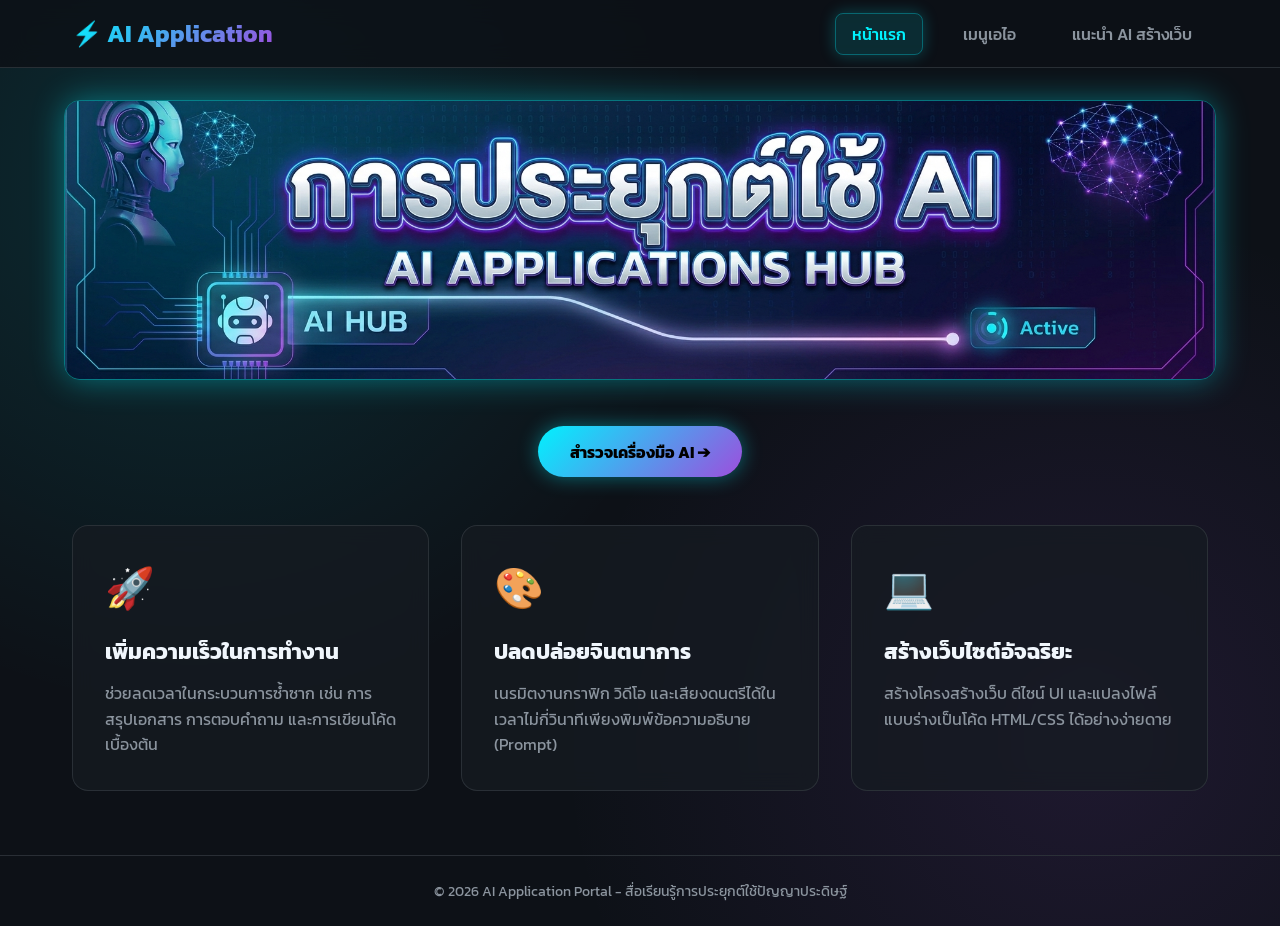
<file: index.html>
<!DOCTYPE html>
<html lang="th">
<head>
  <meta charset="UTF-8">
  <meta name="viewport" content="width=device-width, initial-scale=1.0">
  <title>การประยุกต์ใช้ AI - หน้าแรก</title>
  <link href="https://fonts.googleapis.com/css2?family=Kanit:wght@300;400;600;700&family=Inter:wght@400;600;700&display=swap" rel="stylesheet">
  <link rel="stylesheet" href="style.css">
  <style>
    body {
      background-image: 
        radial-gradient(circle at 15% 20%, rgba(0, 242, 254, 0.12) 0%, transparent 40%),
        radial-gradient(circle at 85% 80%, rgba(157, 78, 221, 0.12) 0%, transparent 40%);
    }
    .hero-btn-wrap {
      text-align: center;
      margin-bottom: 3rem;
    }
    .hero-btn {
      display: inline-flex;
      align-items: center;
      gap: 0.5rem;
      padding: 0.85rem 2rem;
      background: linear-gradient(135deg, var(--primary-cyan), var(--primary-purple));
      color: #000;
      font-weight: 700;
      text-decoration: none;
      border-radius: 50px;
      box-shadow: 0 0 20px rgba(0, 242, 254, 0.4);
      transition: transform 0.3s, box-shadow 0.3s;
    }
    .hero-btn:hover {
      transform: translateY(-3px);
      box-shadow: 0 0 30px rgba(0, 242, 254, 0.7);
    }
    .features-grid {
      max-width: 1200px;
      margin: 0 auto 4rem;
      padding: 0 2rem;
      display: grid;
      grid-template-columns: repeat(auto-fit, minmax(300px, 1fr));
      gap: 2rem;
    }
    .card {
      background: var(--card-bg);
      border: 1px solid var(--border-color);
      border-radius: 16px;
      padding: 2rem;
      backdrop-filter: blur(10px);
      transition: all 0.3s ease;
    }
    .card:hover {
      transform: translateY(-5px);
      border-color: var(--primary-cyan);
      box-shadow: 0 10px 30px rgba(0, 242, 254, 0.15);
    }
    .card-icon { font-size: 2.5rem; margin-bottom: 1rem; }
    .card h3 { font-size: 1.4rem; margin-bottom: 0.8rem; color: var(--text-main); }
    .card p { color: var(--text-sub); line-height: 1.6; }
  </style>
</head>
<body>
  <header>
    <nav>
      <div class="logo">⚡ AI Application</div>
      <ul class="nav-links">
        <li><a href="index.html" class="active">หน้าแรก</a></li>
        <li><a href="menu.html">เมนูเอไอ</a></li>
        <li><a href="web-ai.html">แนะนำ AI สร้างเว็บ</a></li>
      </ul>
    </nav>
  </header>

  <main>
    <!-- 🖼️ ใส่รูปภาพแบนเนอร์ตรงกลางแทนที่ข้อความหัวข้อเดิม -->
    <div class="center-banner">
      <img src="images/banner.jpg" alt="การประยุกต์ใช้ AI">
    </div>

    <div class="hero-btn-wrap">
      <a href="menu.html" class="hero-btn">สำรวจเครื่องมือ AI ➔</a>
    </div>

    <section class="features-grid">
      <div class="card">
        <div class="card-icon">🚀</div>
        <h3>เพิ่มความเร็วในการทำงาน</h3>
        <p>ช่วยลดเวลาในกระบวนการซ้ำซาก เช่น การสรุปเอกสาร การตอบคำถาม และการเขียนโค้ดเบื้องต้น</p>
      </div>
      <div class="card">
        <div class="card-icon">🎨</div>
        <h3>ปลดปล่อยจินตนาการ</h3>
        <p>เนรมิตงานกราฟิก วิดีโอ และเสียงดนตรีได้ในเวลาไม่กี่วินาทีเพียงพิมพ์ข้อความอธิบาย (Prompt)</p>
      </div>
      <div class="card">
        <div class="card-icon">💻</div>
        <h3>สร้างเว็บไซต์อัจฉริยะ</h3>
        <p>สร้างโครงสร้างเว็บ ดีไซน์ UI และแปลงไฟล์แบบร่างเป็นโค้ด HTML/CSS ได้อย่างง่ายดาย</p>
      </div>
    </section>
  </main>

  <footer>
    <p>© 2026 AI Application Portal - สื่อเรียนรู้การประยุกต์ใช้ปัญญาประดิษฐ์</p>
  </footer>
</body>
</html>
</file>
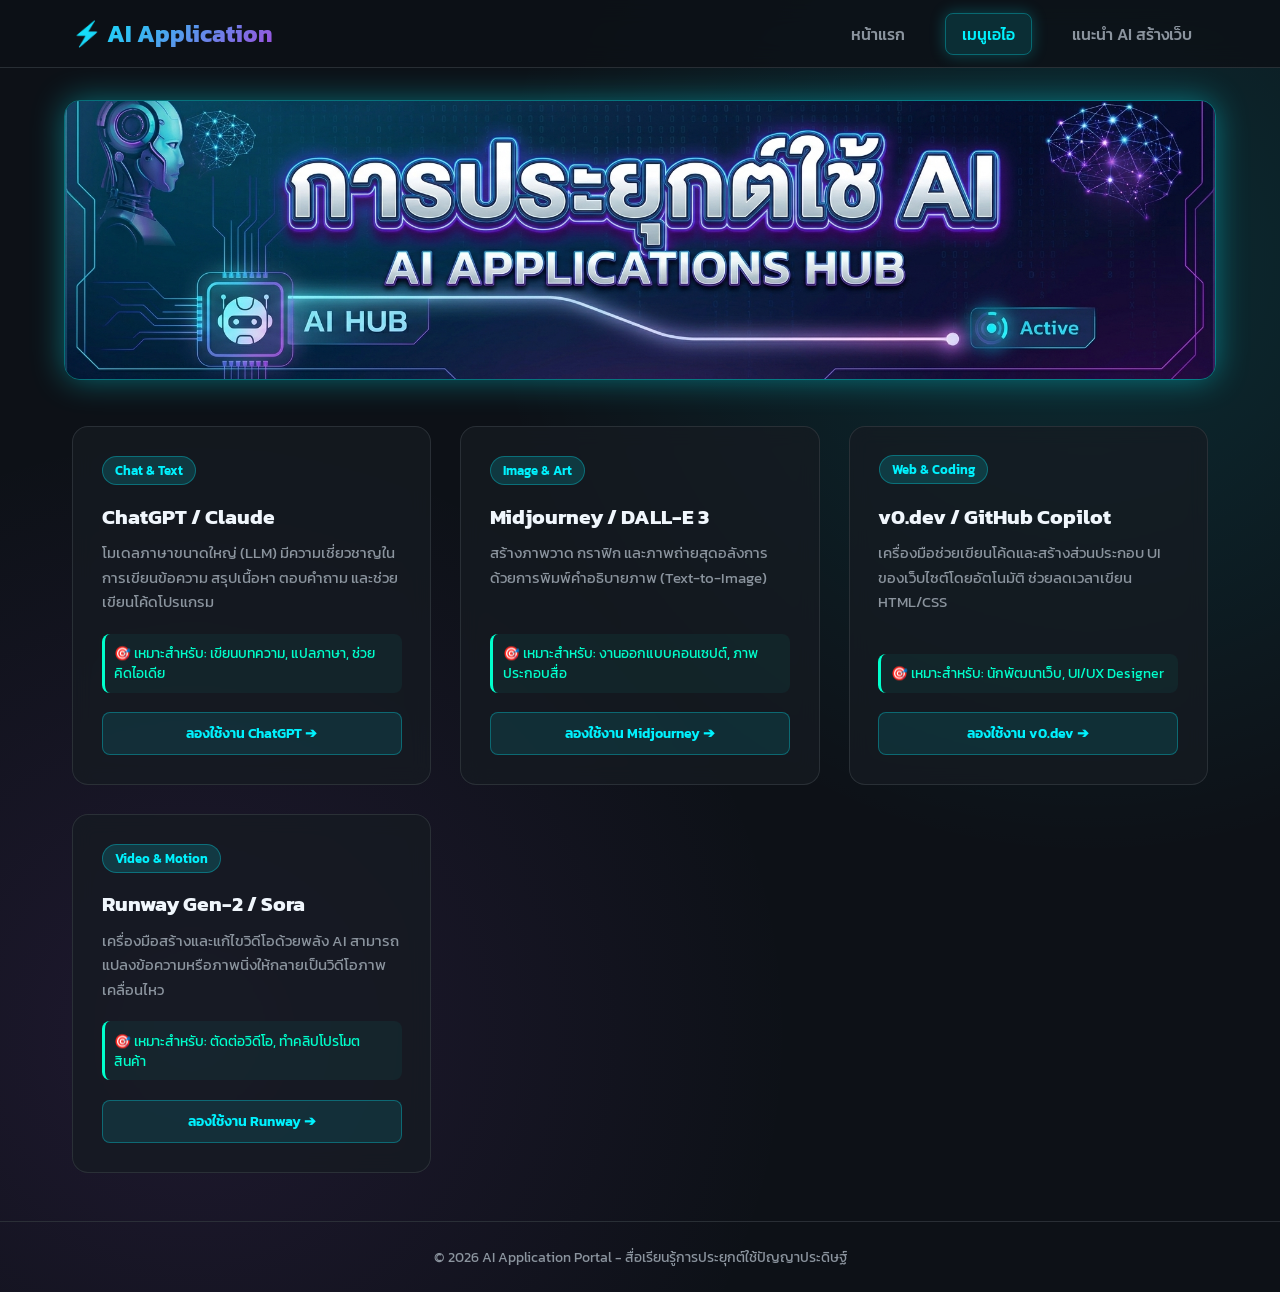
<file: menu.html>
<!DOCTYPE html>
<html lang="th">
<head>
  <meta charset="UTF-8">
  <meta name="viewport" content="width=device-width, initial-scale=1.0">
  <title>การประยุกต์ใช้ AI - หน้าเมนูรวมเครื่องมือ</title>
  <link href="https://fonts.googleapis.com/css2?family=Kanit:wght@300;400;600;700&family=Inter:wght@400;600;700&display=swap" rel="stylesheet">
  <link rel="stylesheet" href="style.css">
  <style>
    body {
      background-image: 
        radial-gradient(circle at 85% 20%, rgba(0, 242, 254, 0.12) 0%, transparent 40%),
        radial-gradient(circle at 15% 80%, rgba(157, 78, 221, 0.12) 0%, transparent 40%);
    }
    .container {
      max-width: 1200px;
      margin: 0 auto 3rem;
      padding: 0 2rem;
      width: 100%;
    }
    .ai-grid {
      display: grid;
      grid-template-columns: repeat(auto-fit, minmax(280px, 1fr));
      gap: 1.8rem;
    }
    .ai-card {
      background: var(--card-bg);
      border: 1px solid var(--border-color);
      border-radius: 16px;
      padding: 1.8rem;
      backdrop-filter: blur(10px);
      transition: all 0.3s ease;
      display: flex;
      flex-direction: column;
    }
    .ai-card:hover {
      transform: translateY(-5px);
      border-color: var(--accent-neon);
      box-shadow: 0 8px 25px rgba(0, 255, 204, 0.15);
    }
    .tag {
      align-self: flex-start;
      padding: 0.25rem 0.75rem;
      border-radius: 20px;
      font-size: 0.8rem;
      font-weight: 600;
      background: rgba(0, 242, 254, 0.15);
      color: var(--primary-cyan);
      border: 1px solid rgba(0, 242, 254, 0.3);
      margin-bottom: 1rem;
    }
    .ai-card h3 { font-size: 1.3rem; margin-bottom: 0.6rem; }
    .ai-card p {
      color: var(--text-sub);
      font-size: 0.95rem;
      line-height: 1.6;
      margin-bottom: 1.2rem;
      flex-grow: 1;
    }
    .use-case {
      font-size: 0.85rem;
      color: var(--accent-neon);
      background: rgba(0, 255, 204, 0.05);
      padding: 0.6rem;
      border-radius: 8px;
      border-left: 3px solid var(--accent-neon);
    }
  </style>
</head>
<body>
  <header>
    <nav>
      <div class="logo">⚡ AI Application</div>
      <ul class="nav-links">
        <li><a href="index.html">หน้าแรก</a></li>
        <li><a href="menu.html" class="active">เมนูเอไอ</a></li>
        <li><a href="web-ai.html">แนะนำ AI สร้างเว็บ</a></li>
      </ul>
    </nav>
  </header>

  <div class="center-banner">
    <img src="images/banner.jpg" alt="การประยุกต์ใช้ AI">
  </div>

  <main class="container">
    <div class="ai-grid">
      <div class="ai-card">
        <span class="tag">Chat & Text</span>
        <h3>ChatGPT / Claude</h3>
        <p>โมเดลภาษาขนาดใหญ่ (LLM) มีความเชี่ยวชาญในการเขียนข้อความ สรุปเนื้อหา ตอบคำถาม และช่วยเขียนโค้ดโปรแกรม</p>
        <div class="use-case">🎯 เหมาะสำหรับ: เขียนบทความ, แปลภาษา, ช่วยคิดไอเดีย</div>
        <a href="https://chatgpt.com" target="_blank" rel="noopener noreferrer" class="try-btn">ลองใช้งาน ChatGPT ➔</a>
      </div>

      <div class="ai-card">
        <span class="tag">Image & Art</span>
        <h3>Midjourney / DALL-E 3</h3>
        <p>สร้างภาพวาด กราฟิก และภาพถ่ายสุดอลังการด้วยการพิมพ์คำอธิบายภาพ (Text-to-Image)</p>
        <div class="use-case">🎯 เหมาะสำหรับ: งานออกแบบคอนเซปต์, ภาพประกอบสื่อ</div>
        <a href="https://www.midjourney.com" target="_blank" rel="noopener noreferrer" class="try-btn">ลองใช้งาน Midjourney ➔</a>
      </div>

      <div class="ai-card">
        <span class="tag">Web & Coding</span>
        <h3>v0.dev / GitHub Copilot</h3>
        <p>เครื่องมือช่วยเขียนโค้ดและสร้างส่วนประกอบ UI ของเว็บไซต์โดยอัตโนมัติ ช่วยลดเวลาเขียน HTML/CSS</p>
        <div class="use-case">🎯 เหมาะสำหรับ: นักพัฒนาเว็บ, UI/UX Designer</div>
        <a href="https://v0.dev" target="_blank" rel="noopener noreferrer" class="try-btn">ลองใช้งาน v0.dev ➔</a>
      </div>

      <div class="ai-card">
        <span class="tag">Video & Motion</span>
        <h3>Runway Gen-2 / Sora</h3>
        <p>เครื่องมือสร้างและแก้ไขวิดีโอด้วยพลัง AI สามารถแปลงข้อความหรือภาพนิ่งให้กลายเป็นวิดีโอภาพเคลื่อนไหว</p>
        <div class="use-case">🎯 เหมาะสำหรับ: ตัดต่อวิดีโอ, ทำคลิปโปรโมตสินค้า</div>
        <a href="https://runwayml.com" target="_blank" rel="noopener noreferrer" class="try-btn">ลองใช้งาน Runway ➔</a>
      </div>
    </div>
  </main>

  <footer>
    <p>© 2026 AI Application Portal - สื่อเรียนรู้การประยุกต์ใช้ปัญญาประดิษฐ์</p>
  </footer>
</body>
</html>
</file>
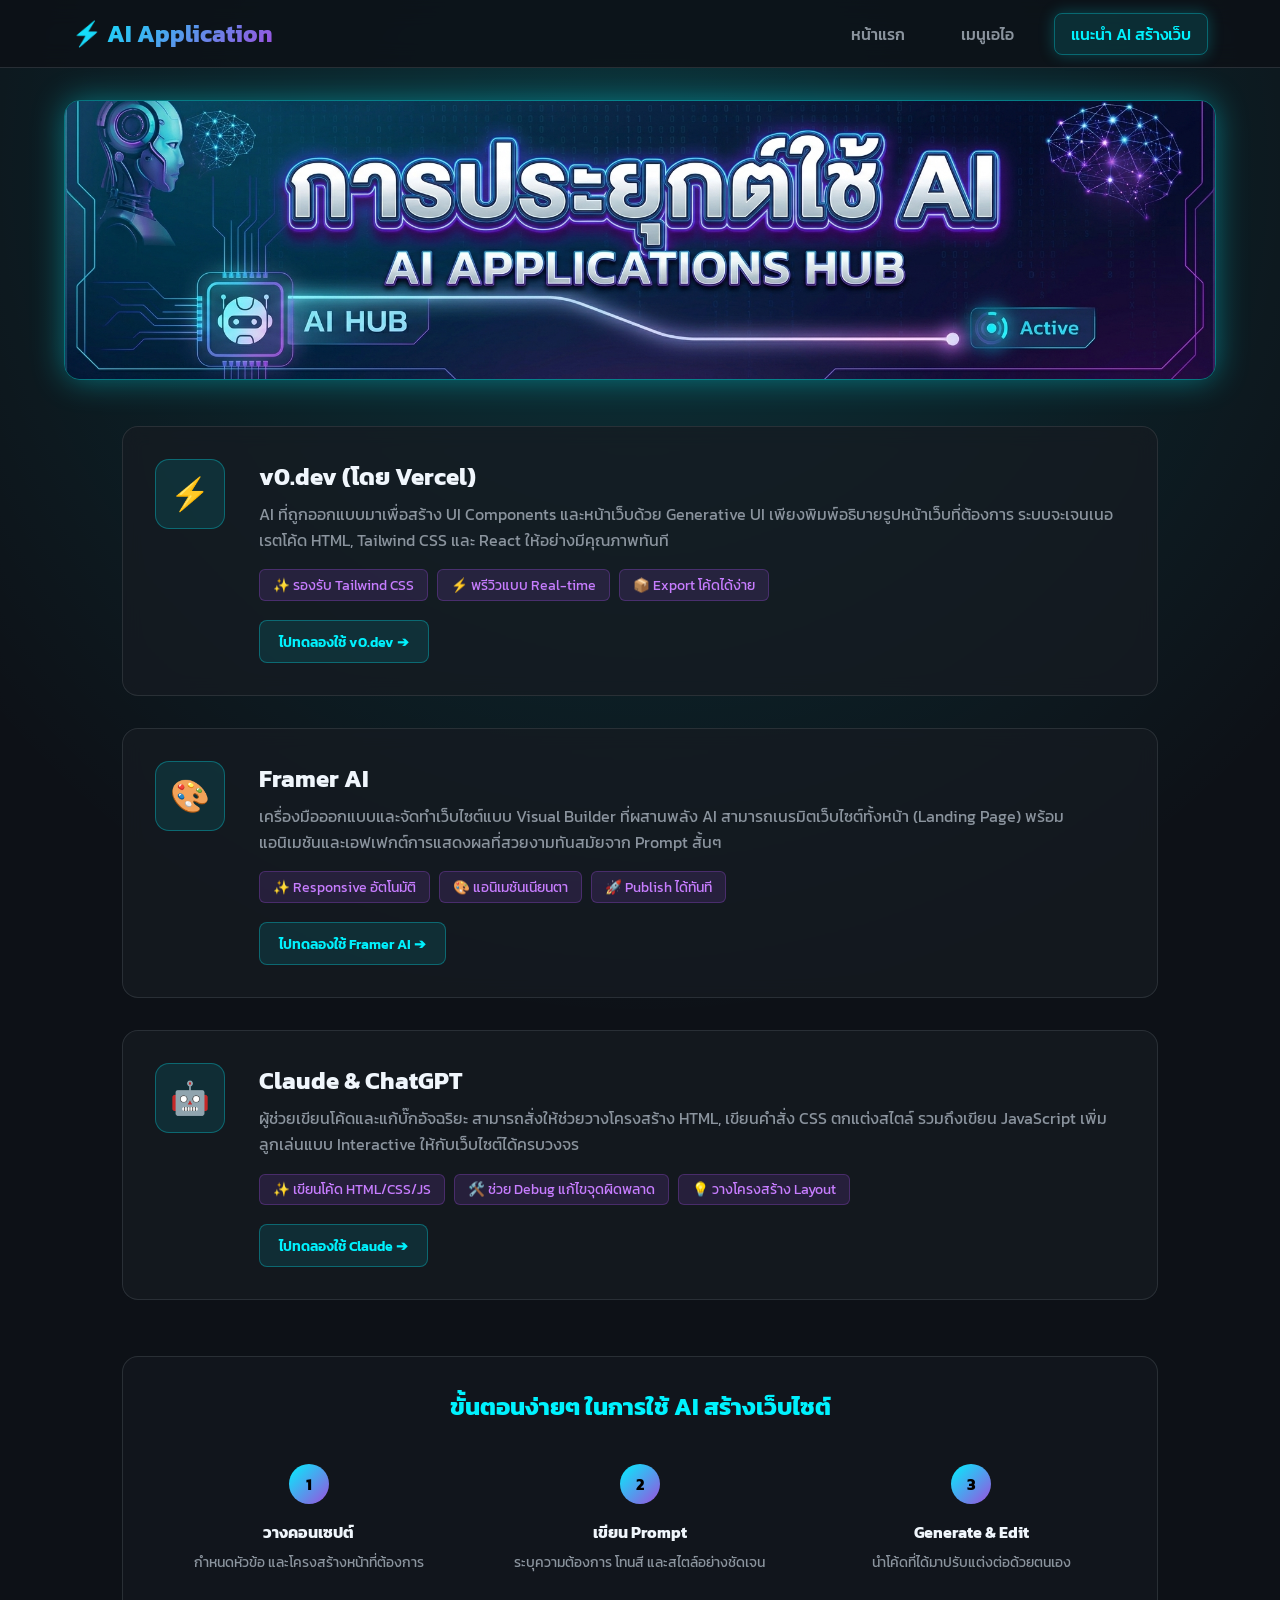
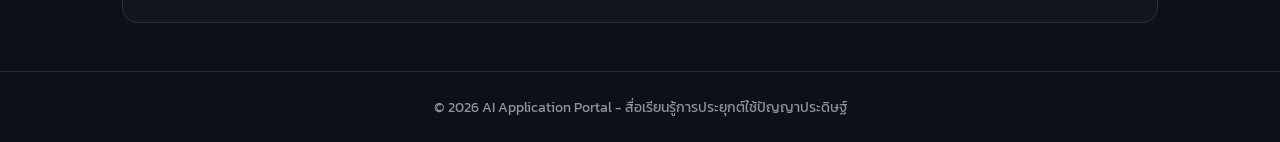
<file: web-ai.html>
<!DOCTYPE html>
<html lang="th">
<head>
  <meta charset="UTF-8">
  <meta name="viewport" content="width=device-width, initial-scale=1.0">
  <title>การประยุกต์ใช้ AI - แนะนำ AI สร้างเว็บ</title>
  <link href="https://fonts.googleapis.com/css2?family=Kanit:wght@300;400;600;700&family=Inter:wght@400;600;700&display=swap" rel="stylesheet">
  <link rel="stylesheet" href="style.css">
  <style>
    body {
      background-image: 
        radial-gradient(circle at 50% 10%, rgba(0, 242, 254, 0.15) 0%, transparent 50%);
    }
    .container {
      max-width: 1100px;
      margin: 0 auto 3rem;
      padding: 0 2rem;
      width: 100%;
    }
    .tool-detail {
      background: var(--card-bg);
      border: 1px solid var(--border-color);
      border-radius: 16px;
      padding: 2rem;
      margin-bottom: 2rem;
      backdrop-filter: blur(10px);
      display: grid;
      grid-template-columns: 80px 1fr;
      gap: 1.5rem;
      align-items: start;
    }
    .tool-icon {
      width: 70px;
      height: 70px;
      background: rgba(0, 242, 254, 0.1);
      border: 1px solid rgba(0, 242, 254, 0.3);
      border-radius: 14px;
      display: flex;
      align-items: center;
      justify-content: center;
      font-size: 2rem;
    }
    .tool-info h3 { font-size: 1.5rem; color: var(--text-main); margin-bottom: 0.5rem; }
    .tool-info p { color: var(--text-sub); line-height: 1.6; margin-bottom: 1rem; }
    .feature-list { display: flex; flex-wrap: wrap; gap: 0.6rem; }
    .badge {
      background: rgba(157, 78, 221, 0.15);
      color: #c77dff;
      border: 1px solid rgba(157, 78, 221, 0.3);
      padding: 0.3rem 0.8rem;
      border-radius: 6px;
      font-size: 0.85rem;
    }
    .steps-section {
      margin-top: 3.5rem;
      background: rgba(22, 27, 34, 0.5);
      border: 1px solid var(--border-color);
      border-radius: 16px;
      padding: 2rem;
    }
    .steps-section h3 { font-size: 1.5rem; margin-bottom: 1.5rem; text-align: center; color: var(--primary-cyan); }
    .steps-grid { display: grid; grid-template-columns: repeat(auto-fit, minmax(220px, 1fr)); gap: 1.5rem; }
    .step-item { text-align: center; padding: 1rem; }
    .step-number {
      width: 40px; height: 40px;
      background: linear-gradient(135deg, var(--primary-cyan), var(--primary-purple));
      color: #000; font-weight: 700; border-radius: 50%;
      display: flex; align-items: center; justify-content: center;
      margin: 0 auto 1rem;
    }
    .step-item h4 { margin-bottom: 0.5rem; }
    .step-item p { color: var(--text-sub); font-size: 0.9rem; line-height: 1.5; }
    @media (max-width: 600px) { .tool-detail { grid-template-columns: 1fr; } }
  </style>
</head>
<body>
  <header>
    <nav>
      <div class="logo">⚡ AI Application</div>
      <ul class="nav-links">
        <li><a href="index.html">หน้าแรก</a></li>
        <li><a href="menu.html">เมนูเอไอ</a></li>
        <li><a href="web-ai.html" class="active">แนะนำ AI สร้างเว็บ</a></li>
      </ul>
    </nav>
  </header>

  <div class="center-banner">
    <img src="images/banner.jpg" alt="การประยุกต์ใช้ AI">
  </div>

  <main class="container">
    <div class="tool-detail">
      <div class="tool-icon">⚡</div>
      <div class="tool-info">
        <h3>v0.dev (โดย Vercel)</h3>
        <p>AI ที่ถูกออกแบบมาเพื่อสร้าง UI Components และหน้าเว็บด้วย Generative UI เพียงพิมพ์อธิบายรูปหน้าเว็บที่ต้องการ ระบบจะเจนเนอเรตโค้ด HTML, Tailwind CSS และ React ให้อย่างมีคุณภาพทันที</p>
        <div class="feature-list">
          <span class="badge">✨ รองรับ Tailwind CSS</span>
          <span class="badge">⚡ พรีวิวแบบ Real-time</span>
          <span class="badge">📦 Export โค้ดได้ง่าย</span>
        </div>
        <a href="https://v0.dev" target="_blank" rel="noopener noreferrer" class="try-btn">ไปทดลองใช้ v0.dev ➔</a>
      </div>
    </div>

    <div class="tool-detail">
      <div class="tool-icon">🎨</div>
      <div class="tool-info">
        <h3>Framer AI</h3>
        <p>เครื่องมือออกแบบและจัดทำเว็บไซต์แบบ Visual Builder ที่ผสานพลัง AI สามารถเนรมิตเว็บไซต์ทั้งหน้า (Landing Page) พร้อมแอนิเมชันและเอฟเฟกต์การแสดงผลที่สวยงามทันสมัยจาก Prompt สั้นๆ</p>
        <div class="feature-list">
          <span class="badge">✨ Responsive อัตโนมัติ</span>
          <span class="badge">🎨 แอนิเมชันเนียนตา</span>
          <span class="badge">🚀 Publish ได้ทันที</span>
        </div>
        <a href="https://www.framer.com" target="_blank" rel="noopener noreferrer" class="try-btn">ไปทดลองใช้ Framer AI ➔</a>
      </div>
    </div>

    <div class="tool-detail">
      <div class="tool-icon">🤖</div>
      <div class="tool-info">
        <h3>Claude & ChatGPT</h3>
        <p>ผู้ช่วยเขียนโค้ดและแก้บั๊กอัจฉริยะ สามารถสั่งให้ช่วยวางโครงสร้าง HTML, เขียนคำสั่ง CSS ตกแต่งสไตล์ รวมถึงเขียน JavaScript เพิ่มลูกเล่นแบบ Interactive ให้กับเว็บไซต์ได้ครบวงจร</p>
        <div class="feature-list">
          <span class="badge">✨ เขียนโค้ด HTML/CSS/JS</span>
          <span class="badge">🛠️ ช่วย Debug แก้ไขจุดผิดพลาด</span>
          <span class="badge">💡 วางโครงสร้าง Layout</span>
        </div>
        <a href="https://claude.ai" target="_blank" rel="noopener noreferrer" class="try-btn">ไปทดลองใช้ Claude ➔</a>
      </div>
    </div>

    <section class="steps-section">
      <h3>ขั้นตอนง่ายๆ ในการใช้ AI สร้างเว็บไซต์</h3>
      <div class="steps-grid">
        <div class="step-item">
          <div class="step-number">1</div>
          <h4>วางคอนเซปต์</h4>
          <p>กำหนดหัวข้อ และโครงสร้างหน้าที่ต้องการ</p>
        </div>
        <div class="step-item">
          <div class="step-number">2</div>
          <h4>เขียน Prompt</h4>
          <p>ระบุความต้องการ โทนสี และสไตล์อย่างชัดเจน</p>
        </div>
        <div class="step-item">
          <div class="step-number">3</div>
          <h4>Generate & Edit</h4>
          <p>นำโค้ดที่ได้มาปรับแต่งต่อด้วยตนเอง</p>
        </div>
      </div>
    </section>
  </main>

  <footer>
    <p>© 2026 AI Application Portal - สื่อเรียนรู้การประยุกต์ใช้ปัญญาประดิษฐ์</p>
  </footer>
</body>
</html>
</file>
<file: style.css>
:root {
  --bg-dark: #0d1117;
  --card-bg: rgba(22, 27, 34, 0.75);
  --border-color: rgba(48, 54, 61, 0.8);
  --primary-cyan: #00f2fe;
  --primary-purple: #9d4edd;
  --accent-neon: #00ffcc;
  --text-main: #f0f6fc;
  --text-sub: #8b949e;
}

* { 
  box-sizing: border-box; 
  margin: 0; 
  padding: 0; 
}

body {
  font-family: 'Kanit', 'Inter', sans-serif;
  background: var(--bg-dark);
  color: var(--text-main);
  min-height: 100vh;
  display: flex;
  flex-direction: column;
}

/* Header & Navigation */
header {
  backdrop-filter: blur(12px);
  background: rgba(13, 17, 23, 0.85);
  border-bottom: 1px solid var(--border-color);
  position: sticky;
  top: 0;
  z-index: 100;
}

nav {
  max-width: 1200px;
  margin: 0 auto;
  padding: 1rem 2rem;
  display: flex;
  justify-content: space-between;
  align-items: center;
}

.logo {
  font-size: 1.5rem;
  font-weight: 700;
  background: linear-gradient(135deg, var(--primary-cyan), var(--primary-purple));
  -webkit-background-clip: text;
  -webkit-text-fill-color: transparent;
  display: flex;
  align-items: center;
  gap: 0.5rem;
}

.nav-links {
  display: flex;
  gap: 1.5rem;
  list-style: none;
}

/* เอฟเฟกต์เอาเมาส์ไปชี้เมนูแล้วเปลี่ยนสี/เรืองแสง */
.nav-links a {
  color: var(--text-sub);
  text-decoration: none;
  font-weight: 500;
  padding: 0.5rem 1rem;
  border-radius: 8px;
  transition: all 0.3s cubic-bezier(0.4, 0, 0.2, 1);
}

.nav-links a:hover, 
.nav-links a.active {
  color: var(--primary-cyan);
  background: rgba(0, 242, 254, 0.12);
  border: 1px solid rgba(0, 242, 254, 0.3);
  box-shadow: 0 0 15px rgba(0, 242, 254, 0.25);
  transform: translateY(-2px);
}

/* 🖼️ ปรับขนาดรูปภาพแบนเนอร์ให้ใหญ่เต็มกรอบ 1200px */
.center-banner {
  text-align: center;
  margin: 2rem auto 2.5rem;
  padding: 0 1.5rem;
  max-width: 1200px; /* ขยายความกว้างเต็มเท่ากับ Header */
  width: 100%;
}

.center-banner img {
  width: 100%;
  height: auto;
  max-height: 280px; /* เพิ่มความสูงรูปให้ใหญ่เด่นชัดขึ้น */
  object-fit: cover; /* ขยายภาพเต็มกรอบพอดี */
  border-radius: 16px;
  border: 1px solid rgba(0, 242, 254, 0.3);
  filter: drop-shadow(0 0 16px rgba(0, 242, 254, 0.4));
  transition: transform 0.3s ease, filter 0.3s ease, border-color 0.3s ease;
}

.center-banner img:hover {
  transform: scale(1.005);
  border-color: var(--primary-cyan);
  filter: drop-shadow(0 0 25px rgba(0, 242, 254, 0.65));
}

/* 🔗 ปุ่มกดไปลองใช้งาน AI (Try Button) */
.try-btn {
  display: inline-flex;
  align-items: center;
  justify-content: center;
  gap: 0.5rem;
  margin-top: 1.2rem;
  padding: 0.6rem 1.2rem;
  background: rgba(0, 242, 254, 0.1);
  color: var(--primary-cyan);
  border: 1px solid rgba(0, 242, 254, 0.3);
  border-radius: 8px;
  font-size: 0.9rem;
  font-weight: 600;
  text-decoration: none;
  transition: all 0.3s ease;
}

.try-btn:hover {
  background: var(--primary-cyan);
  color: #000;
  box-shadow: 0 0 15px rgba(0, 242, 254, 0.5);
  transform: translateY(-2px);
}

/* Footer */
footer {
  margin-top: auto;
  border-top: 1px solid var(--border-color);
  padding: 1.5rem;
  text-align: center;
  color: var(--text-sub);
  font-size: 0.9rem;
}
</file>
